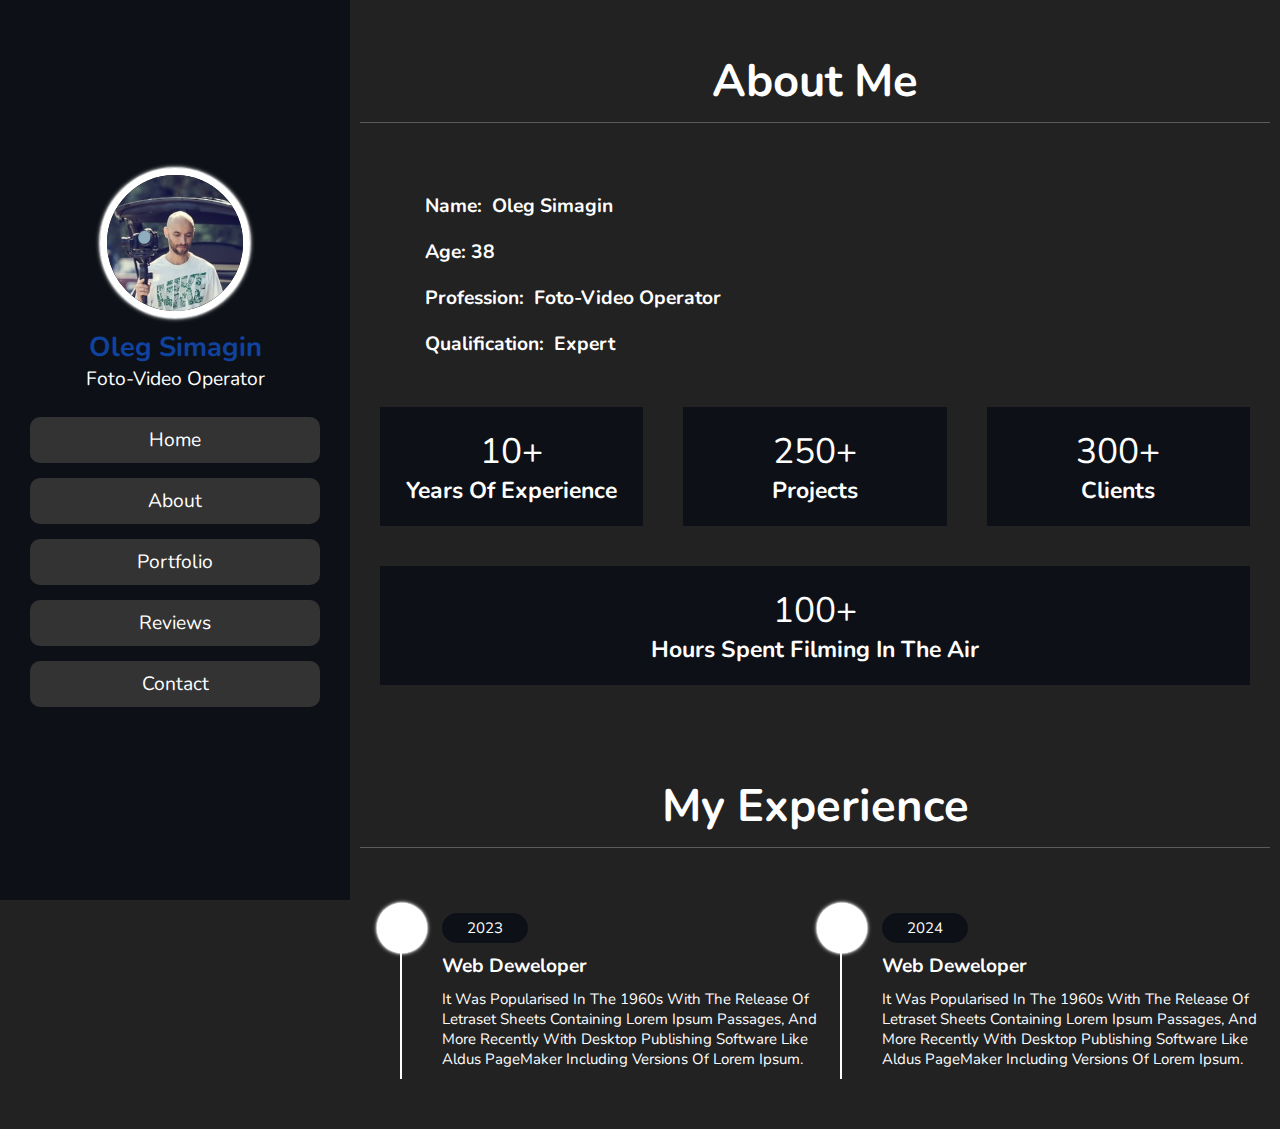
<file: public/about.html>
<head>
  <link rel="stylesheet" href="../style.css" />

  <!-- font link -->
  <link
    href="https://fonts.googleapis.com/css?family=Nunito"
    rel="stylesheet"
    type="text/css"
  />

  <!-- fonawesome link -->
  <link
    rel="stylesheet"
    href="https://cdnjs.cloudflare.com/ajax/libs/font-awesome/6.5.2/css/all.min.css"
  />
</head>
<body>
  <!-- header section start  -->

  <header>
    <div class="user">
      <img src="../img/user.jpg" />
      <h3 class="name">Oleg simagin</h3>
      <p>Foto-video operator</p>
    </div>

    <nav class="navbar">
      <ul>
        <li class="btn-close"><a href="../index.html">home</a></li>
        <li class="btn-close"><a href="../public/about.html">about</a></li>
        <li class="btn-close">
          <a href="portfolio.html">portfolio</a>
        </li>
        <li class="btn-close"><a href="#reviews">reviews</a></li>
        <li class="btn-close"><a href="../public/contact.html">contact</a></li>
      </ul>
    </nav>
  </header>
  <div id="menu" class="fas fa-bars"></div>

  <!-- header section end  -->

  <!-- /* about section start */ -->

  <section id="about" class="about">
    <h3 class="heading"><span>About</span> me</h3>
    <div class="row">
      <div class="info">
        <h4><span>name:</span> Oleg Simagin</h4>
        <h4><span>age:</span>38</h4>
        <h4><span>Profession:</span> foto-video operator</h4>
        <h4><span>qualification:</span> expert</h4>
      </div>
      <div class="info-box">
        <div class="box">
          <span>10+</span>
          <h3>years of experience</h3>
        </div>
        <div class="box">
          <span>250+</span>
          <h3>projects</h3>
        </div>
        <div class="box">
          <span>300+</span>
          <h3>clients</h3>
        </div>
        <div class="box">
          <span>100+</span>
          <h3>hours spent filming in the air</h3>
        </div>
      </div>
    </div>
  </section>
  <!-- /* about section end */ -->

  <!-- education section start -->
  <section id="education" class="education">
    <h3 class="heading">my <span>experience</span></h3>
    <div class="box-container">
      <div class="box">
        <i class="fas fa-graduation-cap"></i>
        <span>2023</span>
        <h3>Web deweloper</h3>
        <p>
          It was popularised in the 1960s with the release of Letraset sheets
          containing Lorem Ipsum passages, and more recently with desktop
          publishing software like Aldus PageMaker including versions of Lorem
          Ipsum.
        </p>
      </div>
      <div class="box">
        <i class="fas fa-graduation-cap"></i>
        <span>2024</span>
        <h3>Web deweloper</h3>
        <p>
          It was popularised in the 1960s with the release of Letraset sheets
          containing Lorem Ipsum passages, and more recently with desktop
          publishing software like Aldus PageMaker including versions of Lorem
          Ipsum.
        </p>
      </div>
    </div>
  </section>
  <!-- education section end -->

  <script src="../script.js"></script>
</body>
</file>
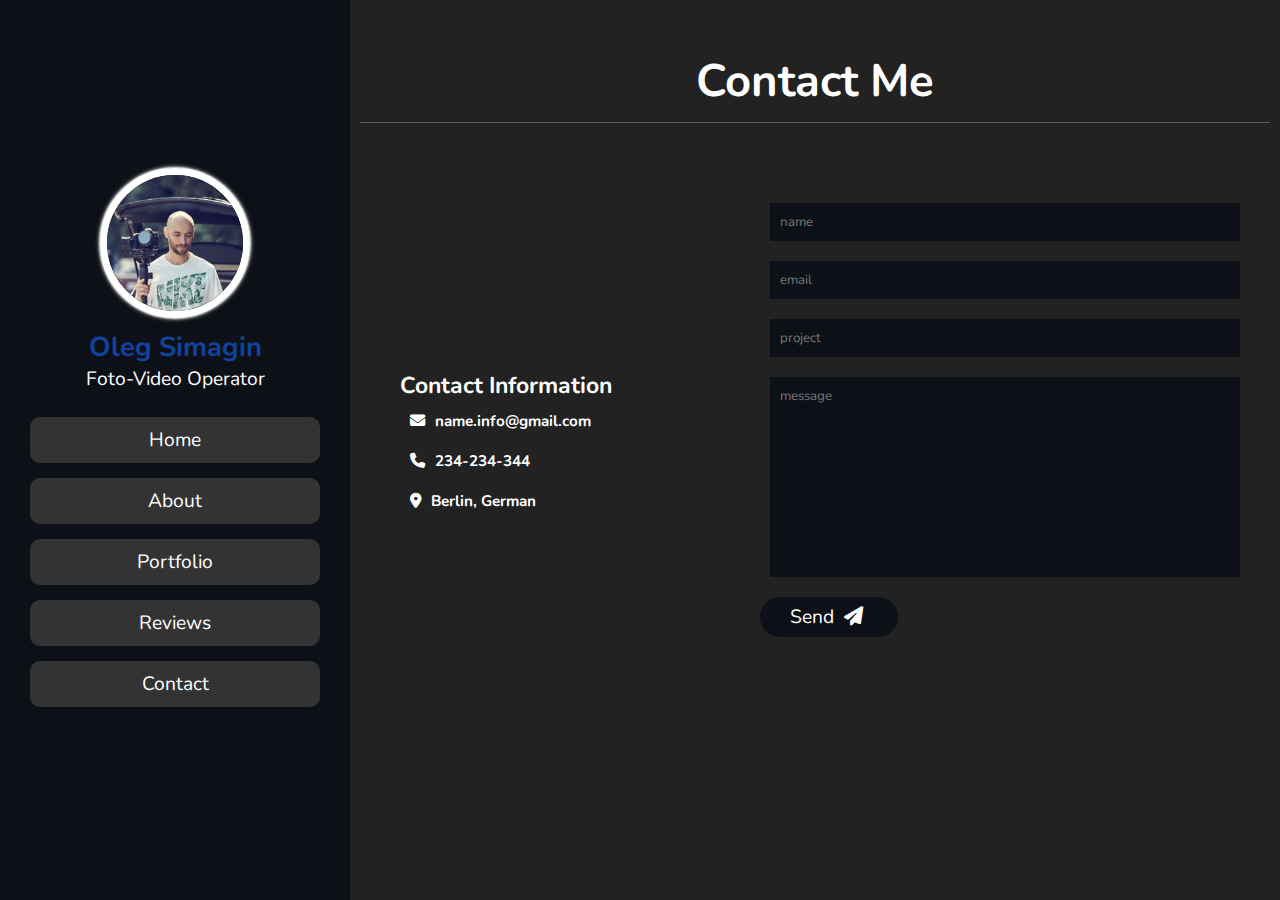
<file: public/contact.html>
<head>
  <link rel="stylesheet" href="../style.css" />

  <!-- font link -->
  <link
    href="https://fonts.googleapis.com/css?family=Nunito"
    rel="stylesheet"
    type="text/css"
  />

  <!-- fonawesome link -->
  <link
    rel="stylesheet"
    href="https://cdnjs.cloudflare.com/ajax/libs/font-awesome/6.5.2/css/all.min.css"
  />
</head>
<body>
  <!-- header section start  -->
  <header>
    <div class="user">
      <img src="../img/user.jpg" />
      <h3 class="name">Oleg simagin</h3>
      <p>Foto-video operator</p>
    </div>

    <nav class="navbar">
      <ul>
        <li class="btn-close"><a href="../index.html">home</a></li>
        <li class="btn-close"><a href="../public/about.html">about</a></li>
        <li class="btn-close">
          <a href="portfolio.html">portfolio</a>
        </li>
        <li class="btn-close"><a href="#reviews">reviews</a></li>
        <li class="btn-close"><a href="#contact">contact</a></li>
      </ul>
    </nav>
  </header>
  <div id="menu" class="fas fa-bars"></div>
  <!-- /* about section start */ -->

  <!-- contact section start -->

  <section id="contact" class="contact">
    <h3 class="heading"><span>contact</span> me</h3>
    <div class="row">
      <div class="content">
        <h3>contact information</h3>
        <div class="info">
          <h4><i class="fas fa-envelope"></i>name.info@gmail.com</h4>
          <h4><i class="fas fa-phone"></i>234-234-344</h4>
          <h4><i class="fas fa-map-marker-alt"></i>Berlin, German</h4>
        </div>
      </div>
      <form action="https://api.web3forms.com/submit" method="POST">
        <input
          type="hidden"
          name="access_key"
          value="ada09032-afd2-4bf7-97a7-17c991713124"
        />
        <input
          type="text"
          name="name"
          class="input-box"
          placeholder="name"
          autocomplete="off"
        />
        <input
          type="email"
          name="email"
          class="input-box"
          placeholder="email"
          autocomplete="off"
        />
        <input
          type="text"
          name="project"
          class="input-box"
          placeholder="project"
          autocomplete="off"
        />
        <textarea
          name="message"
          id=""
          cols="30"
          rows="10"
          class="input-box"
          placeholder="message"
        ></textarea>
        <button type="submit" class="btn">
          Send <i class="fas fa-paper-plane"></i>
        </button>
      </form>
    </div>
  </section>
  <!-- contact section end -->

  <script src="../script.js"></script>
</body>
</file>
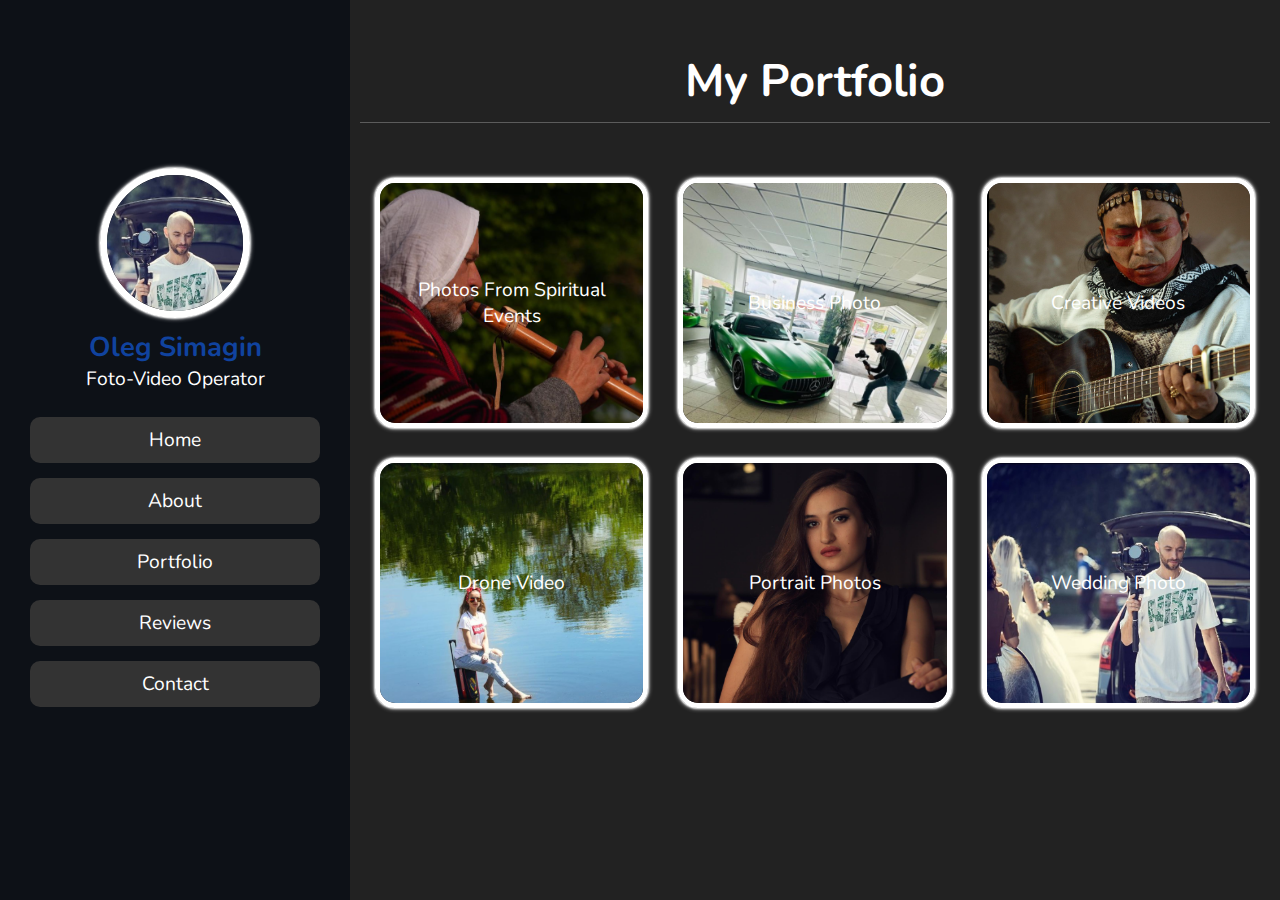
<file: public/portfolio.html>
<head>
  <link rel="stylesheet" href="../style.css" />

  <!-- font link -->
  <link
    href="https://fonts.googleapis.com/css?family=Nunito"
    rel="stylesheet"
    type="text/css"
  />

  <!-- fonawesome link -->

  <link
    rel="stylesheet"
    href="https://cdnjs.cloudflare.com/ajax/libs/font-awesome/6.5.2/css/all.min.css"
  />
</head>
<body>
  <!-- header section start  -->

  <header>
    <div class="user">
      <img src="../img/user.jpg" />
      <h3 class="name">Oleg simagin</h3>
      <p>Foto-video operator</p>
    </div>

    <nav class="navbar">
      <ul>
        <li class="btn-close"><a href="../index.html">home</a></li>
        <li class="btn-close"><a href="../public/about.html">about</a></li>
        <li class="btn-close">
          <a href="#portfolio">portfolio</a>
        </li>
        <li class="btn-close"><a href="#reviews">reviews</a></li>
        <li class="btn-close"><a href="../public/contact.html">contact</a></li>
      </ul>
    </nav>
  </header>
  <div id="menu" class="fas fa-bars"></div>

  <!-- header section end  -->

  <section id="portfolio" class="portfolio">
    <h3 class="heading">my <span>portfolio</span></h3>
    <div class="box-container">
      <div class="box">
        <a href="../portfolio/img1.html">
          <img src="../img/MainImg_1.png" />
          <div class="overlay-text">photos from spiritual events</div>
        </a>
      </div>
      <div class="box">
        <img src="../img/MainImg_2.png" />
        <div class="overlay-text">business photo</div>
      </div>
      <div class="box">
        <a href="../portfolio/video1.html">
          <img src="../img/MainImg_3.png" />
          <div class="overlay-text">creative videos</div>
        </a>
      </div>
      <div class="box">
        <img src="../img/MainImg_4.png" />
        <div class="overlay-text">drone video</div>
      </div>
      <div class="box">
        <img src="../img/MainImg_5.png" />
        <div class="overlay-text">portrait photos</div>
      </div>
      <div class="box">
        <img src="../img/MainImg_6.png" />
        <div class="overlay-text">wedding photo</div>
      </div>
    </div>
  </section>

  <script src="../script.js"></script>
</body>
</file>
<file: style.css>
:root {
  --main-clr: #fff;
  --box-shadow: 0rem, 0.5rem, 0.5rem, rgba(0, 0, 0, 0.3);
  --glowing-bxs: 0 0 0.1rem #fff, 0 0 0.2rem #fff, 0 0 0.3rem #fff,
    0 0 0.5rem #fff;
  --heading: calc(25px + (50 - 25) * (100vw - 300px) / (1500 - 300));
  --big-fz: calc(30px + (100 - 30) * (100vw - 300px) / (1500 - 300));
  --large-fz: calc(30px + (80 - 30) * (100vw - 300px) / (1500 - 300));
  --medium-fz: calc(16px + (20 - 16) * (100vw - 300px) / (1500 - 300));
  --small-fz: calc(12px + (16 - 12) * (100vw - 300px) / (1500 - 300));
  --h3-fz: calc(14px + (25 - 14) * (100vw - 300px) / (1500 - 300));
  --user-name-fz: calc(16px + (30 - 16) * (100vw - 300px) / (1500 - 300));
  --info-box-fz: calc(14px + (40 - 14) * (100vw - 300px) / (1500 - 300));
}

* {
  margin: 0;
  padding: 0;
  box-sizing: border-box;
  border: 0;
  outline: 0;
  text-transform: capitalize;
  transition: all, 0.2s linear;
  font-family: "Nunito", sans-serif;
  z-index: 0 !important;
}

html {
  height: 100%;

  font-size: 62.5%;
  overflow-x: hidden;
  scroll-behavior: smooth;
}

img {
  max-width: 100%;
}

body {
  height: 100%;
  display: none;
  background: #222;
  padding-left: 35rem;
}

body {
  --sb-track-color: #222;
  --sb-thumb-color: deepskyblue;
  --sb-size: 1rem;
}

body::-webkit-scrollbar {
  width: var(--sb-size);
}

body::-webkit-scrollbar-track {
  background: var(--sb-track-color);
  border-radius: 1rem;
}

body::-webkit-scrollbar-thumb {
  background: var(--sb-thumb-color);
  border-radius: 1rem;
}

section {
  min-height: auto;
  padding: 1rem;
}

.btn {
  padding: 0.7rem 3rem;
  background: #0d1117;
  color: #fff;
  cursor: pointer;
  margin-top: 1rem;
  border-radius: 5rem;
  font-size: var(--medium-fz);
  position: relative;
}

.btn i {
  padding: 0rem 0.5rem;
}

.btn:hover {
  background: var(--main-clr);
}

.heading {
  text-align: center;
  margin: 3rem 0rem;
  font-size: var(--heading);
  padding: 1rem;
  color: #fff;
  border-bottom: 0.1rem solid #fff4;
}

.heading span {
  color: var(--main-clr);
}
/* header section start  */
header {
  position: fixed;
  top: 0;
  left: 0;
  height: 100%;
  width: 35rem;
  background: #0d1117;
  display: flex;
  justify-content: center;
  align-items: center;
  flex-flow: column;
  text-align: center;
  z-index: 1000 !important;
}

header .user img {
  width: 15rem;
  height: 15rem;
  border-radius: 50%;
  object-fit: cover;
  margin-bottom: 1rem;
  border: 0.7rem solid var(--main-clr);
  box-shadow: var(--glowing-bxs);
}

header .user .name {
  color: rgba(16, 67, 159, 1);
  font-size: var(--user-name-fz);
}

header .user p {
  color: #fff;
  font-size: var(--medium-fz);
}

header .navbar {
  width: 100%;
}

header .navbar ul {
  list-style: none;
  padding: 1rem 3rem;
}

header .navbar ul li a {
  display: block;
  padding: 1rem;
  text-decoration: none;
  margin: 1.5rem 0rem;
  background: #333;
  color: #fff;
  font-size: var(--medium-fz);
  border-radius: 1rem;
}

header .navbar ul li a:hover {
  background: var(--main-clr);
  color: #333;
}

#menu {
  position: fixed;
  top: 2rem;
  right: 2rem;
  background: #333;
  color: #fff;
  cursor: pointer;
  font-size: var(--medium-fz);
  padding: 1rem 1.5rem;
  z-index: 1000 !important;
  border-radius: 0.5rem;
  display: none;
}

#menu:hover {
  background: #fff;
  color: #333;
}

/* header section end */

/* home section start */

.home {
  display: flex;
  flex-wrap: wrap;
  justify-content: center;
  flex-direction: column;
  width: 100%;
  height: 100vh;
  position: relative;
  /* z-index: -100; */
  overflow: hidden;
}
.container {
  position: relative;
  height: 100%;
}

.container video {
  position: absolute;
  top: 0;
  left: 0;
  width: 100%;
  height: 100%;
  object-fit: cover;
  z-index: -1;
}

.container .content {
  position: relative;
  min-height: 100vh;
  width: 100%;
  display: flex;
  justify-content: center;
  align-items: center;
  flex-direction: column;
  text-align: center;
  background: rgba(0, 0, 0, 0.1);
  color: #fff;
  z-index: 100 !important;
}

.container .content h1 {
  font-size: calc(60px + (80 - 60) * ((100vw - 300px) / (1600 - 300)));
  color: rgba(16, 67, 159, 0.7);
}

.container .content h3 {
  font-size: calc(30px + (50 - 30) * ((100vw - 300px) / (1600 - 300)));
  animation: animate 0.4s linear 0.4s backwards;
  padding: 1rem 10%;
  color: rgba(255, 255, 255, 0.5);
}

@keyframes animate {
  0% {
    opacity: 0;
    transform: scale(0.5) translateY(-5rem);
  }
}

/* .container .slide-container .slide {
  position: relative;
  min-height: 100vh;
  overflow: hidden;
  z-index: -1;
} */

/* .container .slide-container {
  display: none;
  transition: opacity 1s ease;
} */

/* .container .slide-container.active {
  display: block;
  opacity: 1;
} */

/* .container #next,
.container #prev {
  position: absolute;
  top: 50%;
  transform: 50%;
  transform: translateY(-50%);
  z-index: 500;
  background: #fff;
  color: #222;
  width: 4rem;
  height: 4rem;
  line-height: 4rem;
  text-align: center;
  font-weight: 800;
  font-size: 3rem;
  cursor: pointer;
  border-radius: 50%;
} */

/* .container #next {
  right: 3rem;
}

.container #prev {
  left: 3rem;
} */

/* home section end */

/* <!-- slide shows start --> */

/* <!-- slide shows end --> */
/* about section start */
.about .row {
  display: flex;
  justify-content: center;
  align-items: center;
  flex-wrap: wrap;
  padding: 1rem 0rem;
}

.about .row .info {
  flex: 1 1 50rem;
  padding: 2rem 1rem;
  padding-left: 6rem;
}

.about .row .info h4 {
  font-size: var(--medium-fz);
  color: var(--main-clr);
  padding: 1rem 0rem;
}

.about .row .info h4 span {
  color: #fff;
  padding: 0rem 0.5rem;
}

.about .row .info-box {
  flex: 1 1 50rem;
  display: flex;
  justify-content: center;
  flex-wrap: wrap;
}

.about .row .info-box .box {
  flex: 1 1 20rem;
  background-color: #0d1117;
  text-align: center;
  padding: 2rem;
  margin: 2rem;
}

.about .row .info-box .box span {
  color: var(--main-clr);
  font-size: var(--info-box-fz);
}

.about .row .info-box .box h3 {
  color: #fff;
  font-size: var(--h3-fz);
}

/* about section end */

/* education section start */
.education .box-container {
  display: flex;
  justify-content: center;
  align-items: center;
  flex-wrap: wrap;
  padding: 1rem 0rem;
  padding-left: 3rem;
}

.education .box-container .box {
  flex: 1 1 30rem;
  margin: 3rem 1rem;
  padding-left: 4rem;
  border-left: 0.2rem solid #fff;
  position: relative;
}

.education .box-container .box i {
  position: absolute;
  top: -1.5rem;
  left: -2.5rem;
  width: 5rem;
  height: 5rem;
  border-radius: 50%;
  line-height: 5rem;
  text-align: center;
  color: #fff;
  background: var(--main-clr);
  font-size: var(--medium-fz);
  box-shadow: var(--glowing-bxs);
}

.education .box-container .box span {
  background: #0d1117;
  border-radius: 5rem;
  padding: 0.5rem 2.5rem;
  color: #fff;
  font-size: 1.5rem;
}
.education .box-container .box h3 {
  font-size: var(--medium-fz);
  color: #fff;
  padding-top: 1.5rem;
}

.education .box-container .box p {
  font-size: 1.5rem;
  color: #fff;
  padding: 1rem 0rem;
}

/* education section end */

/* portfolio section start  */

.portfolio .box-container {
  display: flex;
  justify-content: center;
  flex-wrap: wrap;
  padding: 1rem 0rem;
}

.portfolio .box-container .box {
  flex: 1 1 calc(30% - 2rem);
  max-width: 45rem; /* Максимальная ширина для каждого окна */
  min-width: 25rem;
  height: 25rem;
  border-radius: 2rem;
  border: 0.5rem solid var(--main-clr);
  margin: 1.5rem;
  box-shadow: var(--glowing-bxs);
  overflow: hidden;
  cursor: pointer;
  position: relative;
}

.portfolio .box-container .box video {
  width: 100%;
  height: 100%;
  object-fit: cover;
  transition: 0.2s linear;
}

.portfolio .box-container .box:hover video {
  transform: scale(1.1);
}

.portfolio .box-container .box .overlay-text {
  position: absolute;
  top: 50%;
  left: 50%;
  transform: translate(-50%, -50%);
  font-size: var(--medium-fz); /* Установите желаемый размер шрифта */
  color: #fff;
  text-align: center;
  width: 80%; /* Задайте ширину контейнера для текста */
}

.portfolio .popup-video {
  position: fixed;
  top: 0;
  left: 0;
  z-index: 10000 !important;

  background: rgba(0, 0, 0, 0.9);
  height: 100%;
  width: 100%;
  display: none;
}

.portfolio .popup-video video {
  position: fixed;
  top: 50%;
  left: 50%;
  transform: translate(-50%, -50%);
  max-height: 95%;
  width: 750px;
  border-radius: 5px;
  border: 3px solid #fff;
  object-fit: cover;
}

.portfolio .popup-video span {
  position: fixed;
  top: 5px;
  right: 20px;
  font-size: 50px;
  color: #fff;
  font-weight: normal;
  z-index: 10001 !important;
  cursor: pointer;
}
/* portfolio section end */

/* contact section start */
.contact .row {
  display: flex;
  justify-content: center;
  align-items: center;
  flex-wrap: wrap;
}
.contact .row .content {
  flex: 1 1 30rem;
  padding: 4rem;
  padding-bottom: 0;
}

.contact .row .content h3 {
  color: #fff;
  font-size: var(--h3-fz);
}

.contact .row .content .info h4 {
  color: #fff;
  font-size: var(--small-fz);
  text-transform: none;
  margin: 1.5rem, 0rem;
  padding: 1rem;
}

.contact .row .content .info i {
  color: var(--main-clr);
  padding-right: 1rem;
}

.contact .row form {
  flex: 1 1 45rem;
  padding: 2rem;
  margin: 2rem;
  margin-bottom: 4rem;
}

.contact .row form .input-box {
  width: 100%;
  padding: 1rem;
  margin: 1rem;
  background-color: #0d1117;
  color: #fff;
  text-transform: none;
}

.contact .row form textarea {
  height: 20rem;
  resize: none;
}

/* contact section end */

/* footer section start */

footer {
  z-index: -1;
  width: 100%;
  padding: 1rem 0; /* Добавляем отступы */
  bottom: 1rem;
}

.social-links {
  display: flex;
  justify-content: center; /* Центрируем значки по горизонтали */
  padding: 0rem 0rem 3rem;
  align-items: center; /* Центрируем содержимое значков по вертикали */
}

.social-links a {
  display: flex;
  justify-content: center; /* Центрируем содержимое значков по горизонтали */
  align-items: center; /* Центрируем содержимое значков по вертикали */

  margin: 0rem 0.3rem;
  width: 4.5rem;
  height: 4.5rem;
  line-height: 4.5rem;
  background-color: #fff;
  text-decoration: none;
  border-radius: 50%;
  color: #000;
  font-size: var(--medium-fz);
}

.social-links a:hover {
  background-color: var(--main-clr);
  color: #fff;
  box-shadow: var(--glowing-bxs);
}
/* footer section end */

/* start foto gallery */

.title {
  text-align: center;
  color: #fff;
  padding: 2rem 0rem;
  font-size: calc(20px + (80 - 20) * (100vw - 300px) / (1600 - 300));
}

.gallery {
  display: flex;
  justify-content: center;
  flex-wrap: wrap;
  width: 90%;
  margin: 0 auto;
}

.gallery a {
  width: 35rem;
  height: 20rem;
  margin: 2rem;
  border-radius: 0.5rem;
  overflow: hidden;
  box-shadow: 0 0.3rem 0.5rem rgba(0, 0, 0, 0.8);
}

.gallery a img {
  width: 100%;
  height: 100%;
  object-fit: cover;
  transition: 0.4s;
}

.gallery a img:hover {
  transform: scale(1.3);
}

/* Скрыть только стрелку загрузки */
.lg-download {
  display: none !important; /* Используем !important, чтобы переопределить другие стили */
}

/* end foto gallery */

/* media queries */
@media (max-width: 1200px) {
  .home {
  }
}
@media (min-width: 401px) and (max-width: 991px) {
  header {
    left: -120%;
  }

  body {
    padding-left: 0rem;
  }

  #menu {
    display: block;
  }

  body.active {
    padding-left: 35rem;
  }

  header.active {
    left: 0%;
  }
}
/* 
@media (max-width: 880px) {
  .container #next,
  .container #prev {
    position: absolute;
    top: 90%;
  }
} */

@media (max-width: 400px) {
  header {
    width: 100vw;
  }

  body {
    padding-left: 0rem;
  }
  #menu {
    display: block;
  }

  header {
    left: -120%;
  }
  header.active {
    left: 0%;
  }
  .home {
    padding-left: 0rem;
    padding-right: 0rem;
  }

  .social-links a {
    width: 3.5rem; /* Изменяем размер значков для небольших экранов */
    height: 3.5rem;
    line-height: 3.5rem;
    font-size: calc(var(--medium-fz) - 0.5rem); /* Уменьшаем размер текста */
  }

  /* @keyframes slide {
    100% {
      top: -16rem;
    }
  } */
}
</file>
